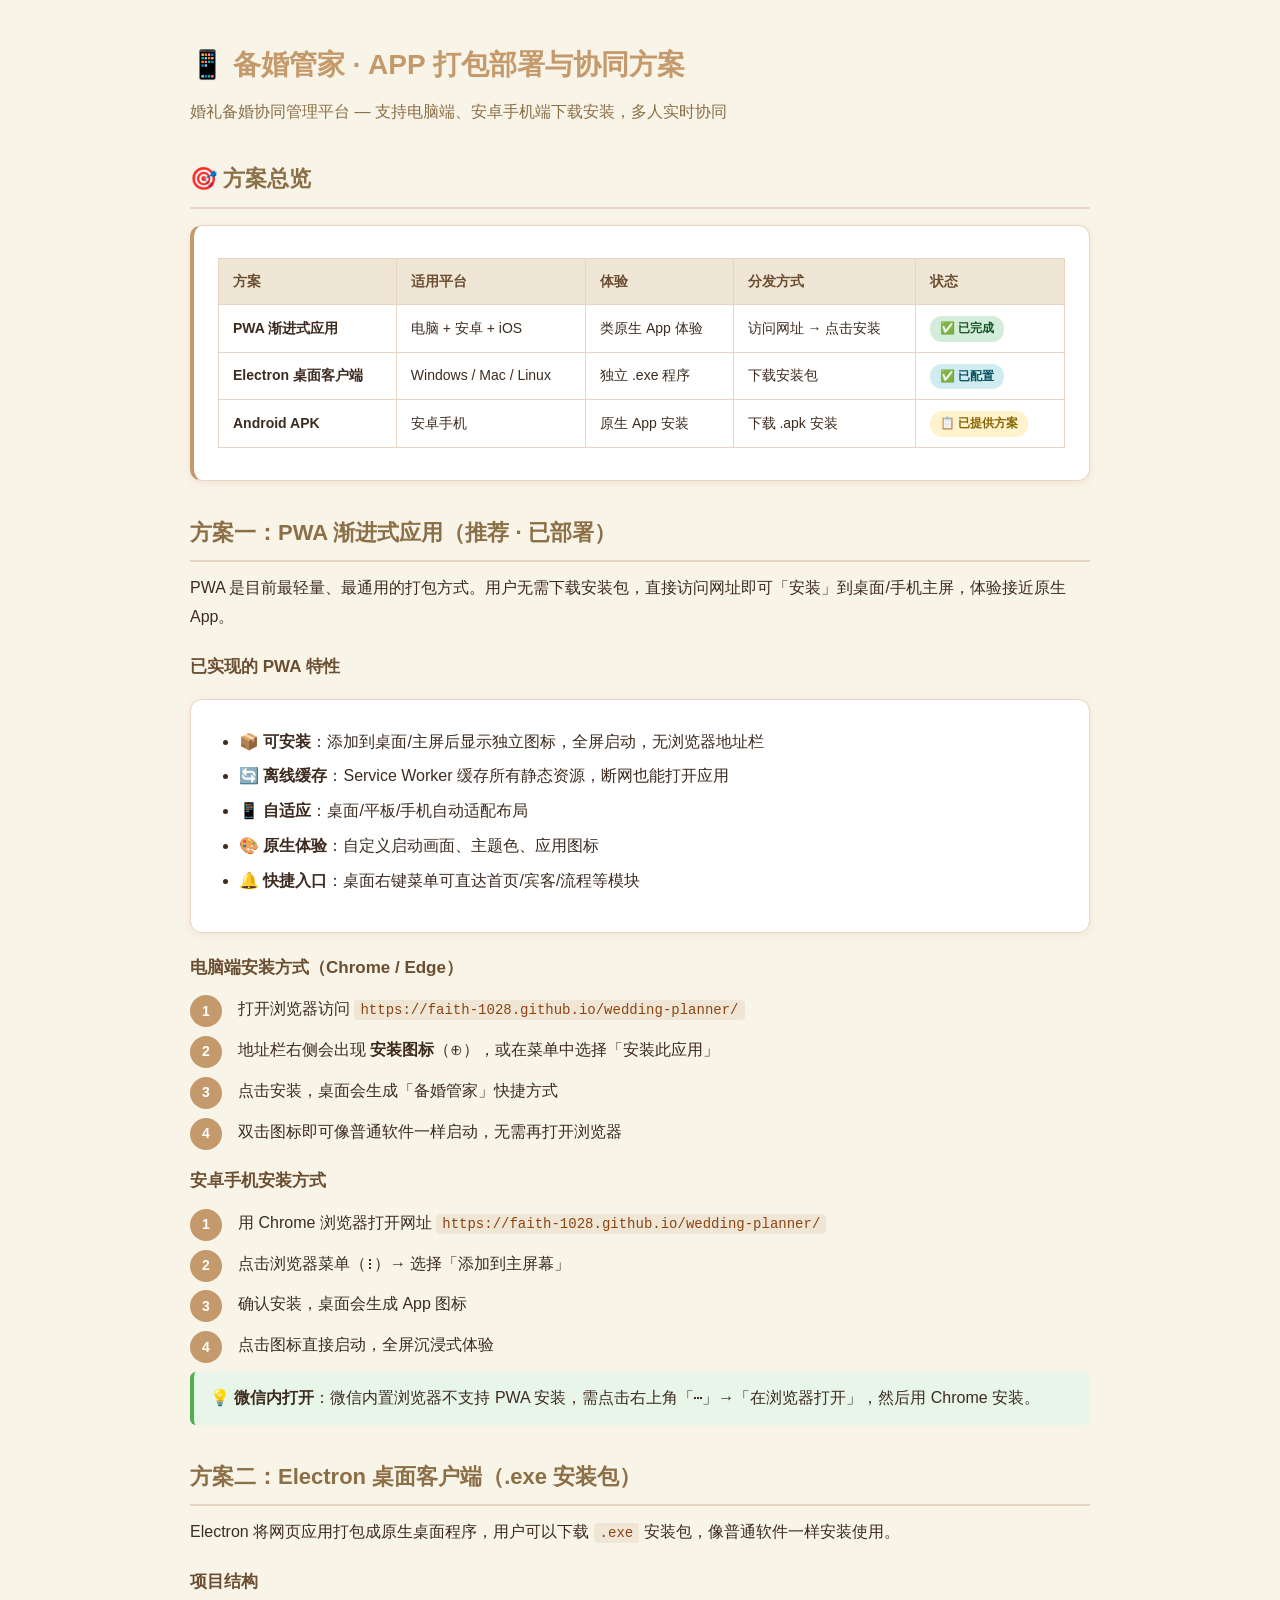
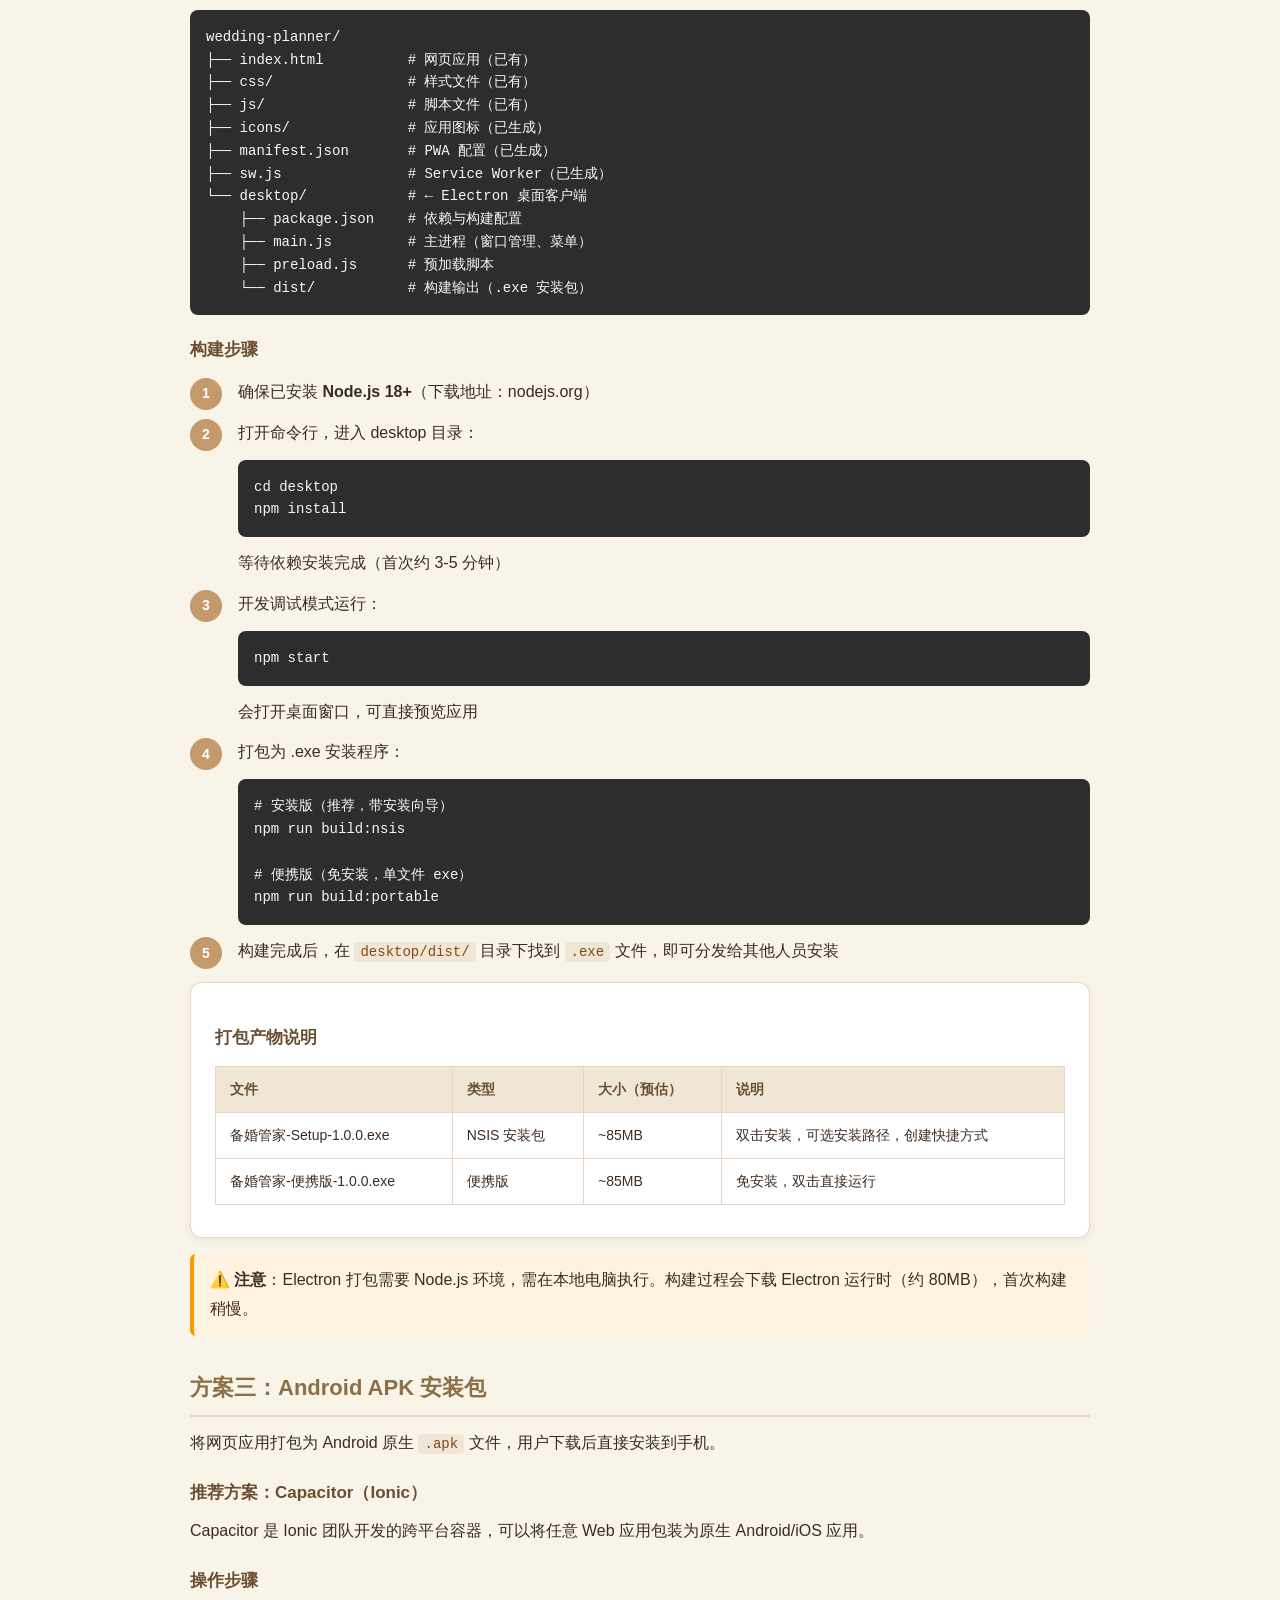
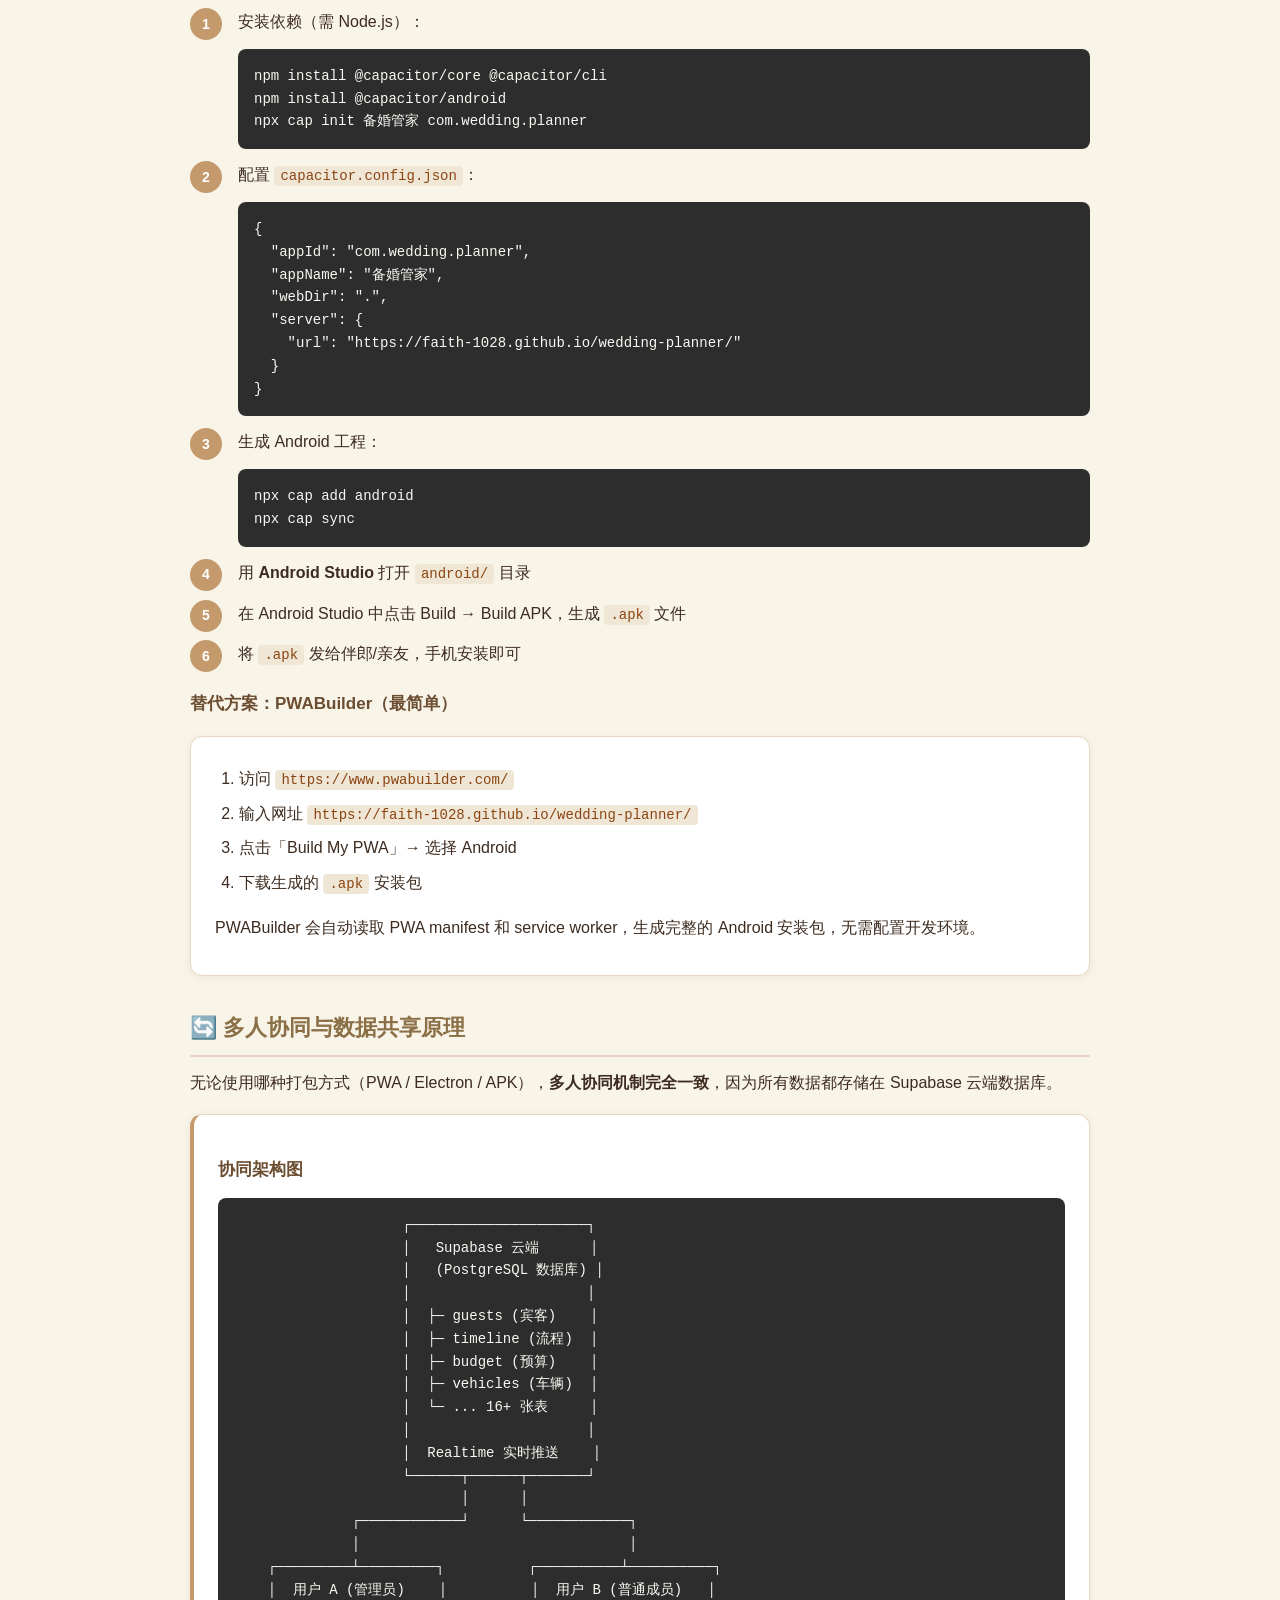
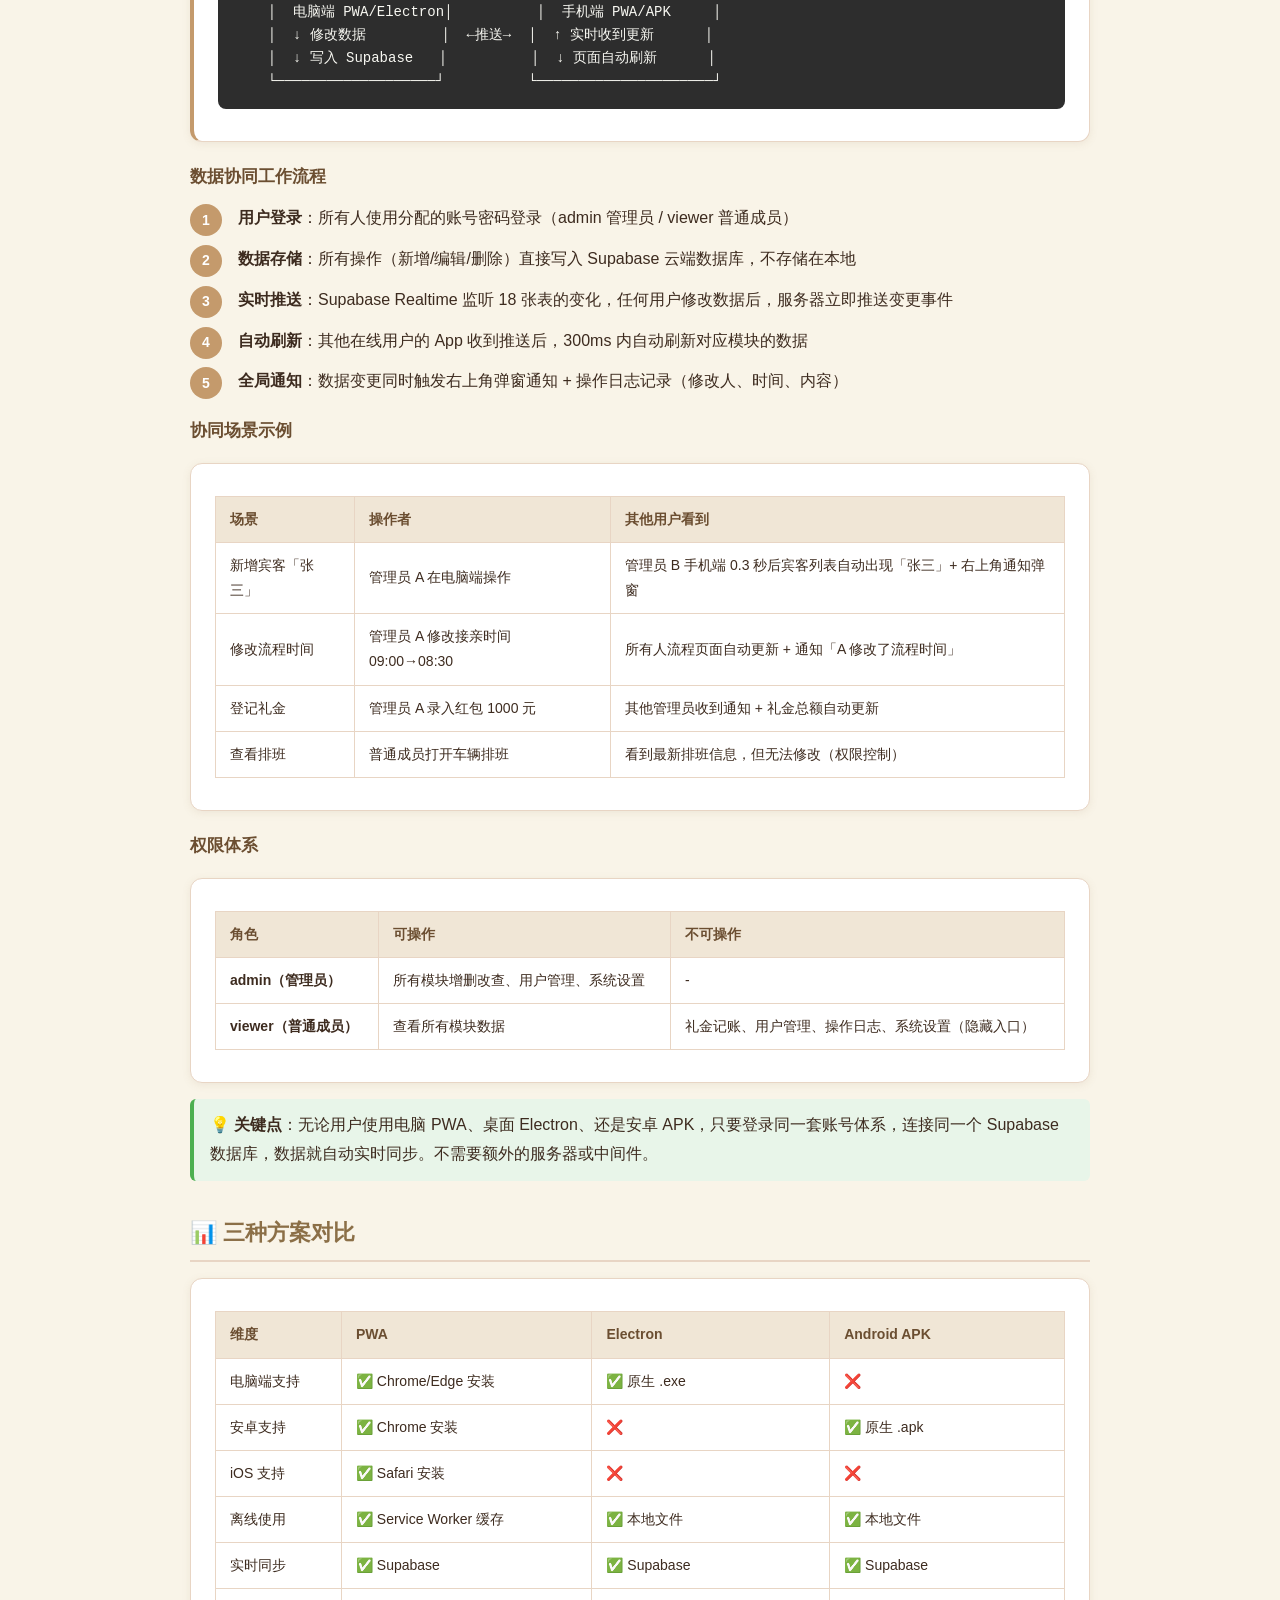
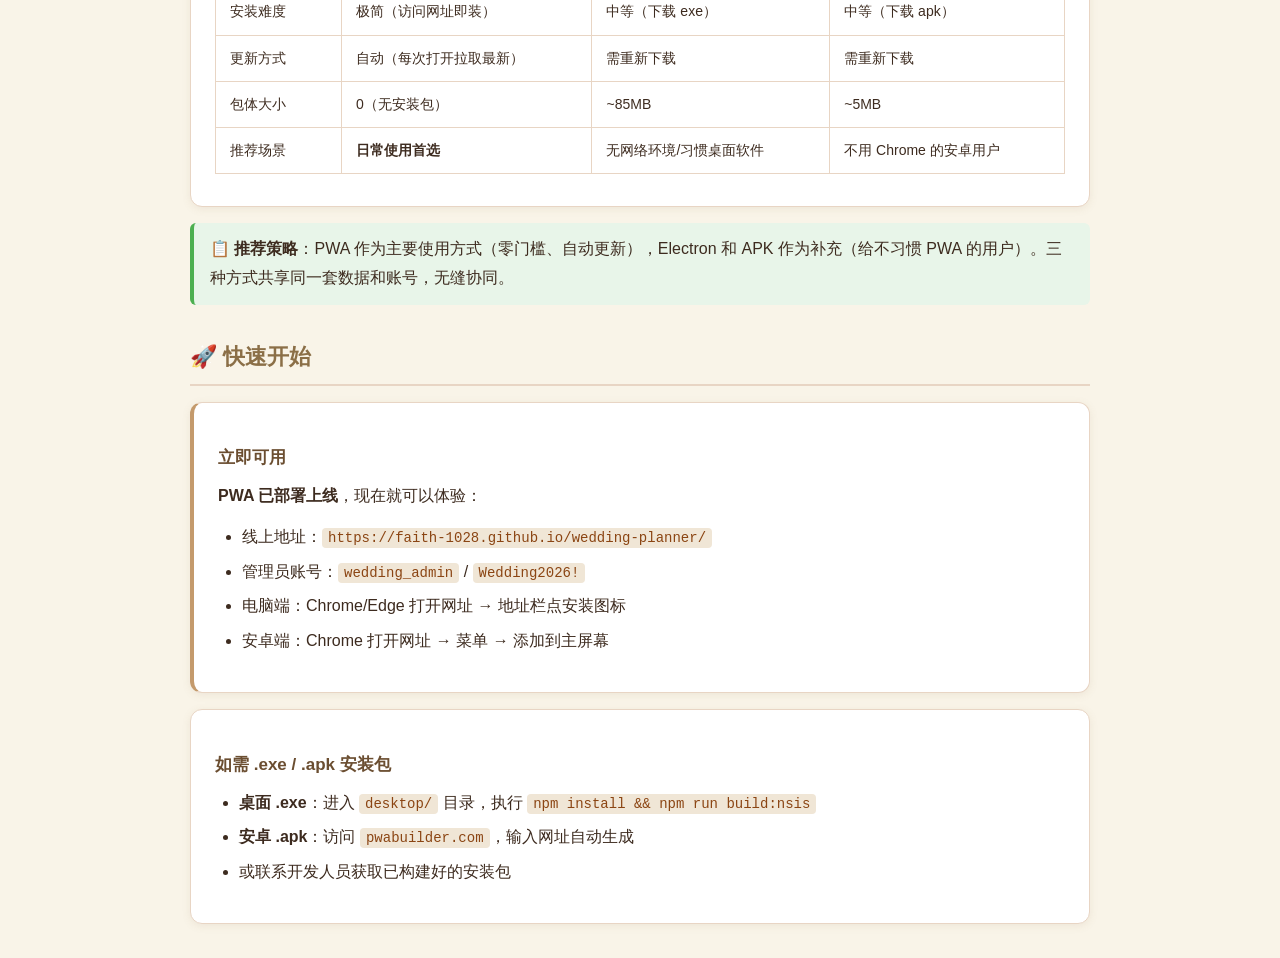
<file: app-packaging-guide.html>
<!DOCTYPE html>
<html lang="zh-CN">
<head>
<meta charset="UTF-8">
<meta name="viewport" content="width=device-width, initial-scale=1.0">
<title>备婚管家 · APP打包部署与协同方案</title>
<style>
* { margin: 0; padding: 0; box-sizing: border-box; }
body {
  font-family: -apple-system, BlinkMacSystemFont, 'Segoe UI', Roboto, sans-serif;
  background: #F9F4E8;
  color: #3D2B1F;
  line-height: 1.8;
  padding: 40px 20px;
}
.container { max-width: 900px; margin: 0 auto; }
h1 { color: #C49A6C; font-size: 28px; margin-bottom: 8px; }
h2 { color: #8B6F47; font-size: 22px; margin: 32px 0 12px; border-bottom: 2px solid #E8D5C4; padding-bottom: 8px; }
h3 { color: #6B4E31; font-size: 17px; margin: 20px 0 8px; }
p { margin-bottom: 12px; }
ul, ol { margin: 8px 0 16px 24px; }
li { margin-bottom: 6px; }
code {
  background: #F0E6D6; padding: 2px 6px; border-radius: 4px;
  font-family: 'Courier New', monospace; font-size: 14px; color: #8B4513;
}
pre {
  background: #2D2D2D; color: #F8F8F2; padding: 16px; border-radius: 8px;
  overflow-x: auto; margin: 12px 0; font-size: 13px; line-height: 1.6;
}
pre code { background: none; color: inherit; padding: 0; }
.card {
  background: #fff; border-radius: 12px; padding: 20px 24px; margin: 16px 0;
  box-shadow: 0 2px 8px rgba(139,111,71,0.1); border: 1px solid #E8D5C4;
}
.card-highlight { border-left: 4px solid #C49A6C; }
.badge {
  display: inline-block; padding: 2px 10px; border-radius: 12px;
  font-size: 12px; font-weight: 600; margin-right: 6px;
}
.badge-green { background: #D4EDDA; color: #155724; }
.badge-blue { background: #D1ECF1; color: #0C5460; }
.badge-orange { background: #FFF3CD; color: #856404; }
.badge-purple { background: #E2D9F3; color: #6F42C1; }
table { width: 100%; border-collapse: collapse; margin: 12px 0; }
th, td { border: 1px solid #E8D5C4; padding: 10px 14px; text-align: left; font-size: 14px; }
th { background: #F0E6D6; color: #6B4E31; }
.tip { background: #E8F5E9; border-left: 4px solid #4CAF50; padding: 12px 16px; border-radius: 6px; margin: 12px 0; }
.warn { background: #FFF3E0; border-left: 4px solid #FF9800; padding: 12px 16px; border-radius: 6px; margin: 12px 0; }
.step { counter-reset: step; }
.step-item { counter-increment: step; margin: 12px 0 12px 48px; position: relative; }
.step-item::before {
  content: counter(step); position: absolute; left: -48px; top: 0;
  width: 32px; height: 32px; background: #C49A6C; color: #fff;
  border-radius: 50%; display: flex; align-items: center; justify-content: center;
  font-weight: 700; font-size: 14px;
}
.flow-arrow { text-align: center; font-size: 24px; color: #C49A6C; margin: 8px 0; }
</style>
</head>
<body>
<div class="container">

<h1>📱 备婚管家 · APP 打包部署与协同方案</h1>
<p style="color:#8B6F47;">婚礼备婚协同管理平台 — 支持电脑端、安卓手机端下载安装，多人实时协同</p>

<!-- ==================== 方案总览 ==================== -->
<h2>🎯 方案总览</h2>

<div class="card card-highlight">
<table>
<tr><th>方案</th><th>适用平台</th><th>体验</th><th>分发方式</th><th>状态</th></tr>
<tr>
  <td><strong>PWA 渐进式应用</strong></td>
  <td>电脑 + 安卓 + iOS</td>
  <td>类原生 App 体验</td>
  <td>访问网址 → 点击安装</td>
  <td><span class="badge badge-green">✅ 已完成</span></td>
</tr>
<tr>
  <td><strong>Electron 桌面客户端</strong></td>
  <td>Windows / Mac / Linux</td>
  <td>独立 .exe 程序</td>
  <td>下载安装包</td>
  <td><span class="badge badge-blue">✅ 已配置</span></td>
</tr>
<tr>
  <td><strong>Android APK</strong></td>
  <td>安卓手机</td>
  <td>原生 App 安装</td>
  <td>下载 .apk 安装</td>
  <td><span class="badge badge-orange">📋 已提供方案</span></td>
</tr>
</table>
</div>

<!-- ==================== PWA 方案 ==================== -->
<h2>方案一：PWA 渐进式应用（推荐 · 已部署）</h2>

<p>PWA 是目前最轻量、最通用的打包方式。用户无需下载安装包，直接访问网址即可「安装」到桌面/手机主屏，体验接近原生 App。</p>

<h3>已实现的 PWA 特性</h3>
<div class="card">
<ul>
  <li><strong>📦 可安装</strong>：添加到桌面/主屏后显示独立图标，全屏启动，无浏览器地址栏</li>
  <li><strong>🔄 离线缓存</strong>：Service Worker 缓存所有静态资源，断网也能打开应用</li>
  <li><strong>📱 自适应</strong>：桌面/平板/手机自动适配布局</li>
  <li><strong>🎨 原生体验</strong>：自定义启动画面、主题色、应用图标</li>
  <li><strong>🔔 快捷入口</strong>：桌面右键菜单可直达首页/宾客/流程等模块</li>
</ul>
</div>

<h3>电脑端安装方式（Chrome / Edge）</h3>
<div class="step">
  <div class="step-item">打开浏览器访问 <code>https://faith-1028.github.io/wedding-planner/</code></div>
  <div class="step-item">地址栏右侧会出现 <strong>安装图标</strong>（⊕），或在菜单中选择「安装此应用」</div>
  <div class="step-item">点击安装，桌面会生成「备婚管家」快捷方式</div>
  <div class="step-item">双击图标即可像普通软件一样启动，无需再打开浏览器</div>
</div>

<h3>安卓手机安装方式</h3>
<div class="step">
  <div class="step-item">用 Chrome 浏览器打开网址 <code>https://faith-1028.github.io/wedding-planner/</code></div>
  <div class="step-item">点击浏览器菜单（⋮）→ 选择「添加到主屏幕」</div>
  <div class="step-item">确认安装，桌面会生成 App 图标</div>
  <div class="step-item">点击图标直接启动，全屏沉浸式体验</div>
</div>

<div class="tip">
  <strong>💡 微信内打开</strong>：微信内置浏览器不支持 PWA 安装，需点击右上角「⋯」→「在浏览器打开」，然后用 Chrome 安装。
</div>

<!-- ==================== Electron 方案 ==================== -->
<h2>方案二：Electron 桌面客户端（.exe 安装包）</h2>

<p>Electron 将网页应用打包成原生桌面程序，用户可以下载 <code>.exe</code> 安装包，像普通软件一样安装使用。</p>

<h3>项目结构</h3>
<pre><code>wedding-planner/
├── index.html          # 网页应用（已有）
├── css/                # 样式文件（已有）
├── js/                 # 脚本文件（已有）
├── icons/              # 应用图标（已生成）
├── manifest.json       # PWA 配置（已生成）
├── sw.js               # Service Worker（已生成）
└── desktop/            # ← Electron 桌面客户端
    ├── package.json    # 依赖与构建配置
    ├── main.js         # 主进程（窗口管理、菜单）
    ├── preload.js      # 预加载脚本
    └── dist/           # 构建输出（.exe 安装包）
</code></pre>

<h3>构建步骤</h3>
<div class="step">
  <div class="step-item">确保已安装 <strong>Node.js 18+</strong>（下载地址：nodejs.org）</div>
  <div class="step-item">打开命令行，进入 desktop 目录：
    <pre><code>cd desktop
npm install</code></pre>
    等待依赖安装完成（首次约 3-5 分钟）
  </div>
  <div class="step-item">开发调试模式运行：
    <pre><code>npm start</code></pre>
    会打开桌面窗口，可直接预览应用
  </div>
  <div class="step-item">打包为 .exe 安装程序：
    <pre><code># 安装版（推荐，带安装向导）
npm run build:nsis

# 便携版（免安装，单文件 exe）
npm run build:portable</code></pre>
  </div>
  <div class="step-item">构建完成后，在 <code>desktop/dist/</code> 目录下找到 <code>.exe</code> 文件，即可分发给其他人员安装</div>
</div>

<div class="card">
<h3>打包产物说明</h3>
<table>
<tr><th>文件</th><th>类型</th><th>大小（预估）</th><th>说明</th></tr>
<tr><td>备婚管家-Setup-1.0.0.exe</td><td>NSIS 安装包</td><td>~85MB</td><td>双击安装，可选安装路径，创建快捷方式</td></tr>
<tr><td>备婚管家-便携版-1.0.0.exe</td><td>便携版</td><td>~85MB</td><td>免安装，双击直接运行</td></tr>
</table>
</div>

<div class="warn">
  <strong>⚠️ 注意</strong>：Electron 打包需要 Node.js 环境，需在本地电脑执行。构建过程会下载 Electron 运行时（约 80MB），首次构建稍慢。
</div>

<!-- ==================== Android APK 方案 ==================== -->
<h2>方案三：Android APK 安装包</h2>

<p>将网页应用打包为 Android 原生 <code>.apk</code> 文件，用户下载后直接安装到手机。</p>

<h3>推荐方案：Capacitor（Ionic）</h3>
<p>Capacitor 是 Ionic 团队开发的跨平台容器，可以将任意 Web 应用包装为原生 Android/iOS 应用。</p>

<h3>操作步骤</h3>
<div class="step">
  <div class="step-item">安装依赖（需 Node.js）：
    <pre><code>npm install @capacitor/core @capacitor/cli
npm install @capacitor/android
npx cap init 备婚管家 com.wedding.planner</code></pre>
  </div>
  <div class="step-item">配置 <code>capacitor.config.json</code>：
    <pre><code>{
  "appId": "com.wedding.planner",
  "appName": "备婚管家",
  "webDir": ".",
  "server": {
    "url": "https://faith-1028.github.io/wedding-planner/"
  }
}</code></pre>
  </div>
  <div class="step-item">生成 Android 工程：
    <pre><code>npx cap add android
npx cap sync</code></pre>
  </div>
  <div class="step-item">用 <strong>Android Studio</strong> 打开 <code>android/</code> 目录</div>
  <div class="step-item">在 Android Studio 中点击 Build → Build APK，生成 <code>.apk</code> 文件</div>
  <div class="step-item">将 <code>.apk</code> 发给伴郎/亲友，手机安装即可</div>
</div>

<h3>替代方案：PWABuilder（最简单）</h3>
<div class="card">
<ol>
  <li>访问 <code>https://www.pwabuilder.com/</code></li>
  <li>输入网址 <code>https://faith-1028.github.io/wedding-planner/</code></li>
  <li>点击「Build My PWA」→ 选择 Android</li>
  <li>下载生成的 <code>.apk</code> 安装包</li>
</ol>
<p>PWABuilder 会自动读取 PWA manifest 和 service worker，生成完整的 Android 安装包，无需配置开发环境。</p>
</div>

<!-- ==================== 多人协同原理 ==================== -->
<h2>🔄 多人协同与数据共享原理</h2>

<p>无论使用哪种打包方式（PWA / Electron / APK），<strong>多人协同机制完全一致</strong>，因为所有数据都存储在 Supabase 云端数据库。</p>

<div class="card card-highlight">
<h3>协同架构图</h3>
<pre><code>                    ┌─────────────────────┐
                    │   Supabase 云端      │
                    │   (PostgreSQL 数据库) │
                    │                     │
                    │  ├─ guests (宾客)    │
                    │  ├─ timeline (流程)  │
                    │  ├─ budget (预算)    │
                    │  ├─ vehicles (车辆)  │
                    │  └─ ... 16+ 张表     │
                    │                     │
                    │  Realtime 实时推送    │
                    └──────┬──────┬───────┘
                           │      │
              ┌────────────┘      └────────────┐
              │                                │
    ┌─────────┴─────────┐          ┌──────────┴──────────┐
    │  用户 A (管理员)    │          │  用户 B (普通成员)   │
    │  电脑端 PWA/Electron│          │  手机端 PWA/APK     │
    │  ↓ 修改数据         │  ←推送→  │  ↑ 实时收到更新      │
    │  ↓ 写入 Supabase   │          │  ↓ 页面自动刷新      │
    └───────────────────┘          └─────────────────────┘
</code></pre>
</div>

<h3>数据协同工作流程</h3>
<div class="step">
  <div class="step-item"><strong>用户登录</strong>：所有人使用分配的账号密码登录（admin 管理员 / viewer 普通成员）</div>
  <div class="step-item"><strong>数据存储</strong>：所有操作（新增/编辑/删除）直接写入 Supabase 云端数据库，不存储在本地</div>
  <div class="step-item"><strong>实时推送</strong>：Supabase Realtime 监听 18 张表的变化，任何用户修改数据后，服务器立即推送变更事件</div>
  <div class="step-item"><strong>自动刷新</strong>：其他在线用户的 App 收到推送后，300ms 内自动刷新对应模块的数据</div>
  <div class="step-item"><strong>全局通知</strong>：数据变更同时触发右上角弹窗通知 + 操作日志记录（修改人、时间、内容）</div>
</div>

<h3>协同场景示例</h3>
<div class="card">
<table>
<tr><th>场景</th><th>操作者</th><th>其他用户看到</th></tr>
<tr>
  <td>新增宾客「张三」</td>
  <td>管理员 A 在电脑端操作</td>
  <td>管理员 B 手机端 0.3 秒后宾客列表自动出现「张三」+ 右上角通知弹窗</td>
</tr>
<tr>
  <td>修改流程时间</td>
  <td>管理员 A 修改接亲时间 09:00→08:30</td>
  <td>所有人流程页面自动更新 + 通知「A 修改了流程时间」</td>
</tr>
<tr>
  <td>登记礼金</td>
  <td>管理员 A 录入红包 1000 元</td>
  <td>其他管理员收到通知 + 礼金总额自动更新</td>
</tr>
<tr>
  <td>查看排班</td>
  <td>普通成员打开车辆排班</td>
  <td>看到最新排班信息，但无法修改（权限控制）</td>
</tr>
</table>
</div>

<h3>权限体系</h3>
<div class="card">
<table>
<tr><th>角色</th><th>可操作</th><th>不可操作</th></tr>
<tr>
  <td><strong>admin（管理员）</strong></td>
  <td>所有模块增删改查、用户管理、系统设置</td>
  <td>-</td>
</tr>
<tr>
  <td><strong>viewer（普通成员）</strong></td>
  <td>查看所有模块数据</td>
  <td>礼金记账、用户管理、操作日志、系统设置（隐藏入口）</td>
</tr>
</table>
</div>

<div class="tip">
  <strong>💡 关键点</strong>：无论用户使用电脑 PWA、桌面 Electron、还是安卓 APK，只要登录同一套账号体系，连接同一个 Supabase 数据库，数据就自动实时同步。不需要额外的服务器或中间件。
</div>

<!-- ==================== 对比总结 ==================== -->
<h2>📊 三种方案对比</h2>

<div class="card">
<table>
<tr><th>维度</th><th>PWA</th><th>Electron</th><th>Android APK</th></tr>
<tr><td>电脑端支持</td><td>✅ Chrome/Edge 安装</td><td>✅ 原生 .exe</td><td>❌</td></tr>
<tr><td>安卓支持</td><td>✅ Chrome 安装</td><td>❌</td><td>✅ 原生 .apk</td></tr>
<tr><td>iOS 支持</td><td>✅ Safari 安装</td><td>❌</td><td>❌</td></tr>
<tr><td>离线使用</td><td>✅ Service Worker 缓存</td><td>✅ 本地文件</td><td>✅ 本地文件</td></tr>
<tr><td>实时同步</td><td>✅ Supabase</td><td>✅ Supabase</td><td>✅ Supabase</td></tr>
<tr><td>安装难度</td><td>极简（访问网址即装）</td><td>中等（下载 exe）</td><td>中等（下载 apk）</td></tr>
<tr><td>更新方式</td><td>自动（每次打开拉取最新）</td><td>需重新下载</td><td>需重新下载</td></tr>
<tr><td>包体大小</td><td>0（无安装包）</td><td>~85MB</td><td>~5MB</td></tr>
<tr><td>推荐场景</td><td><strong>日常使用首选</strong></td><td>无网络环境/习惯桌面软件</td><td>不用 Chrome 的安卓用户</td></tr>
</table>
</div>

<div class="tip">
  <strong>📋 推荐策略</strong>：PWA 作为主要使用方式（零门槛、自动更新），Electron 和 APK 作为补充（给不习惯 PWA 的用户）。三种方式共享同一套数据和账号，无缝协同。
</div>

<!-- ==================== 快速开始 ==================== -->
<h2>🚀 快速开始</h2>

<div class="card card-highlight">
<h3>立即可用</h3>
<p><strong>PWA 已部署上线</strong>，现在就可以体验：</p>
<ul>
  <li>线上地址：<code>https://faith-1028.github.io/wedding-planner/</code></li>
  <li>管理员账号：<code>wedding_admin</code> / <code>Wedding2026!</code></li>
  <li>电脑端：Chrome/Edge 打开网址 → 地址栏点安装图标</li>
  <li>安卓端：Chrome 打开网址 → 菜单 → 添加到主屏幕</li>
</ul>
</div>

<div class="card">
<h3>如需 .exe / .apk 安装包</h3>
<ul>
  <li><strong>桌面 .exe</strong>：进入 <code>desktop/</code> 目录，执行 <code>npm install && npm run build:nsis</code></li>
  <li><strong>安卓 .apk</strong>：访问 <code>pwabuilder.com</code>，输入网址自动生成</li>
  <li>或联系开发人员获取已构建好的安装包</li>
</ul>
</div>

</div>
</body>
</html>
</file>
